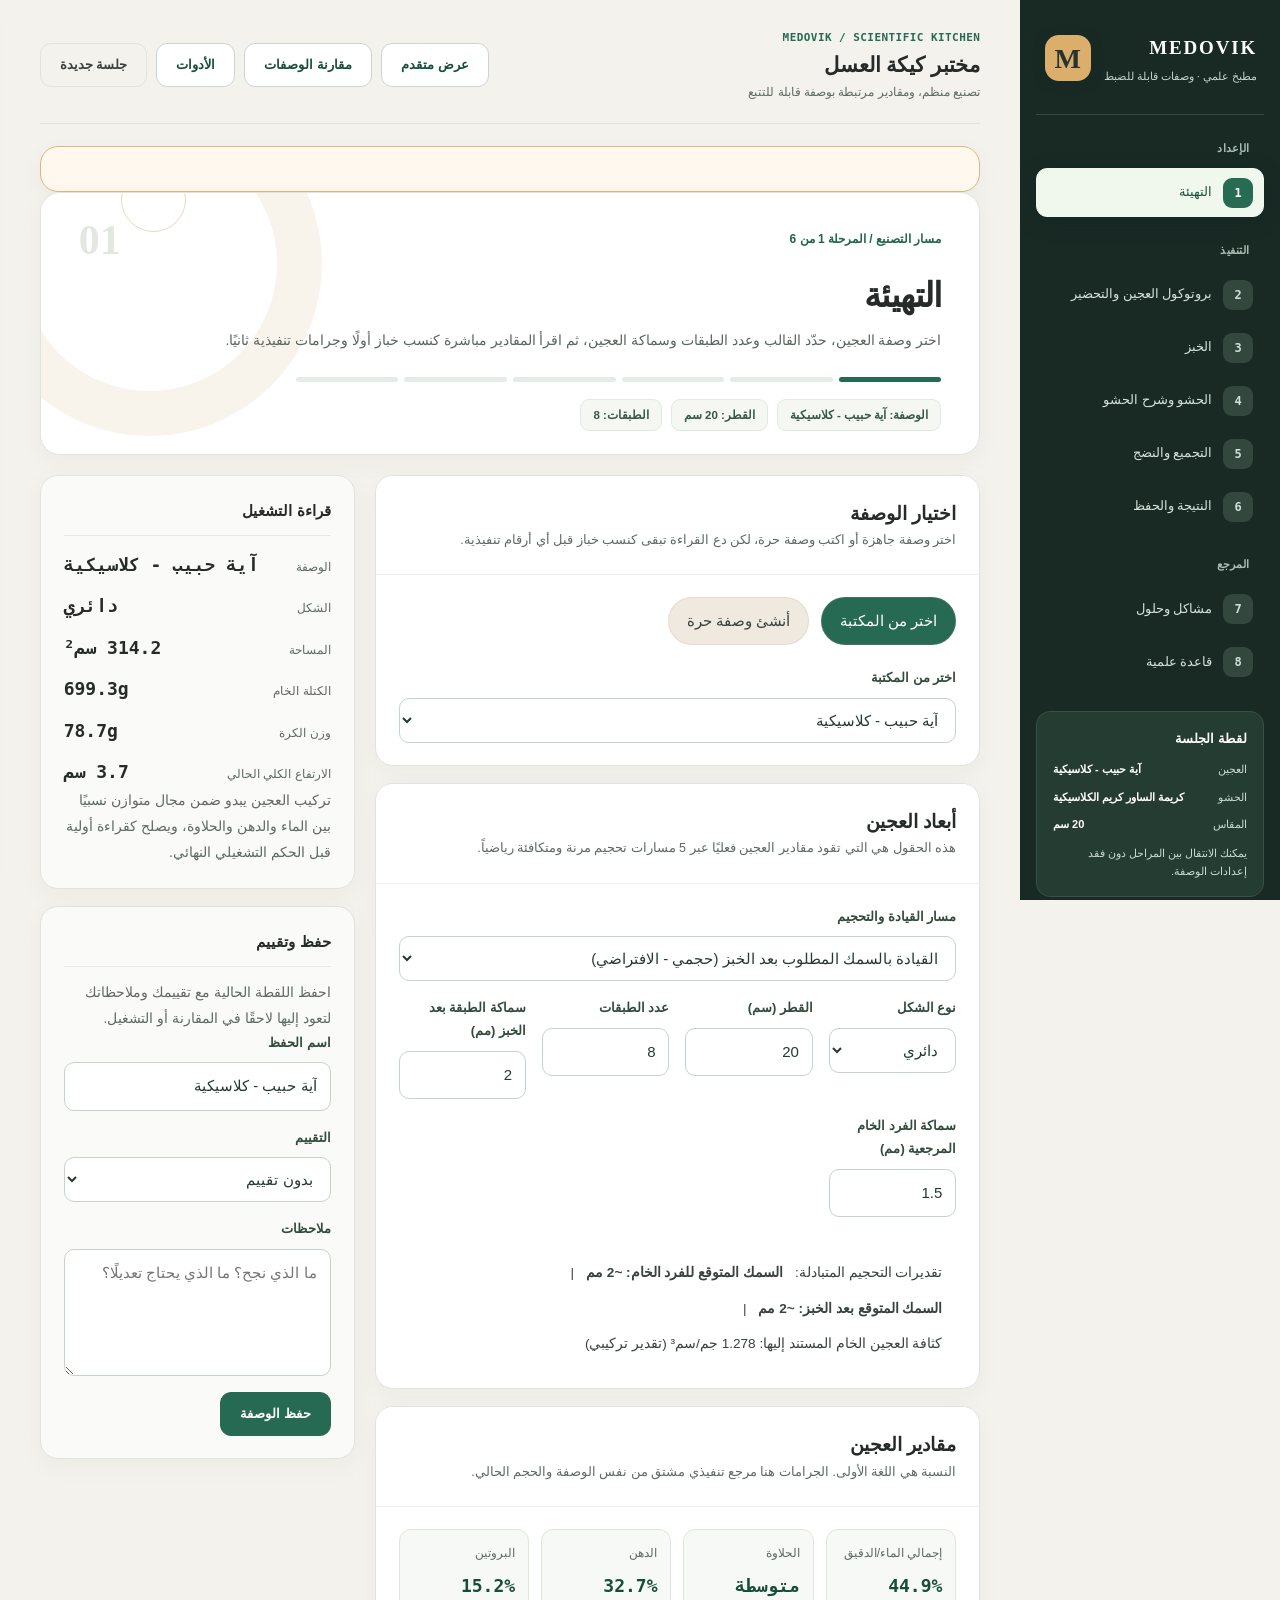
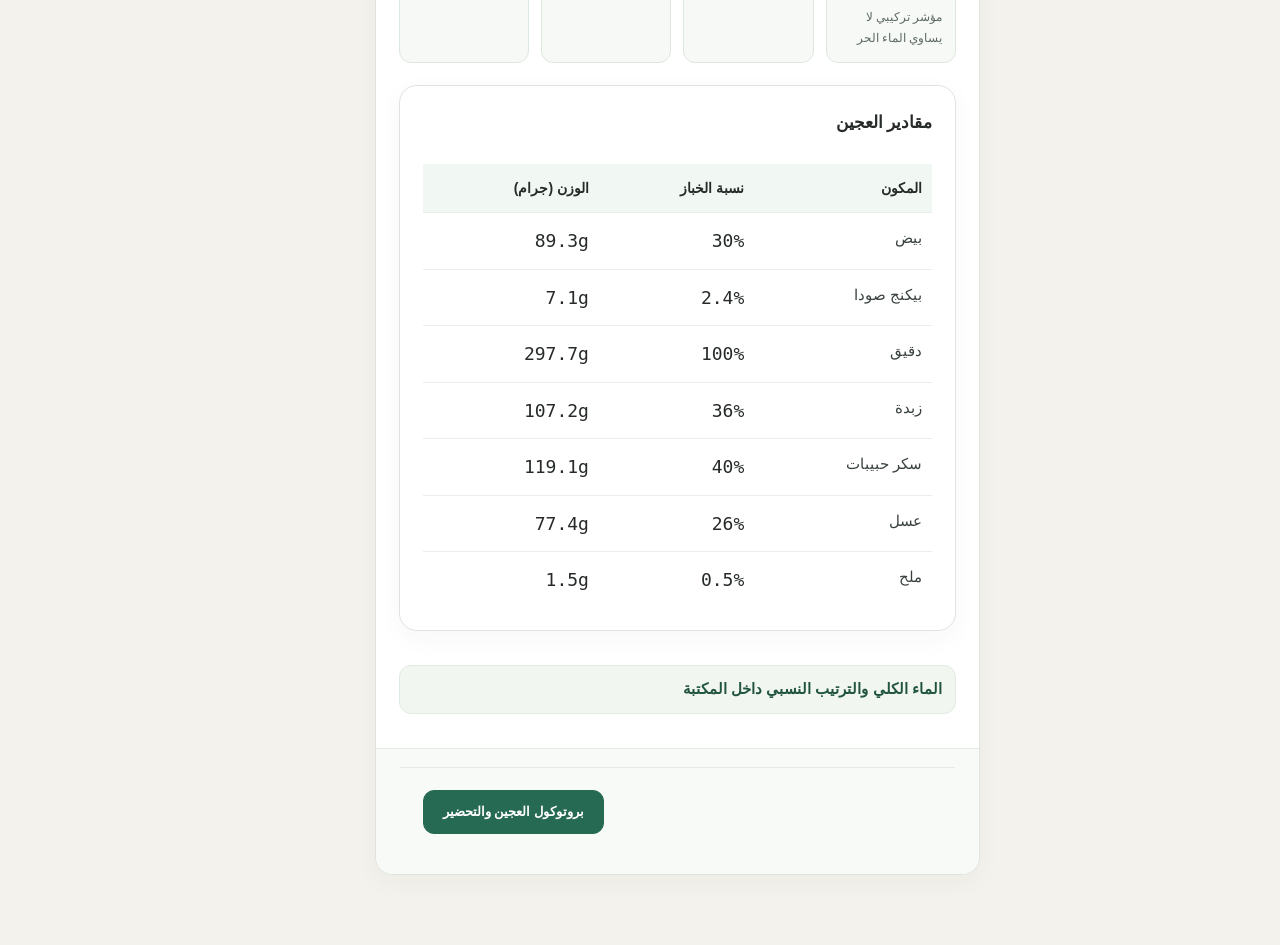
<file: Medovik_Scientific_Kitchen/index.html>
<!DOCTYPE html>
<html lang="ar" dir="rtl">
<head>
  <meta charset="UTF-8">
  <meta name="viewport" content="width=device-width, initial-scale=1.0">
  <title>Medovik Scientific Kitchen — مختبر كيكة العسل الروسي</title>
  <link rel="stylesheet" href="app.css">
  <link rel="stylesheet" href="v6-styles.css">
  <link rel="stylesheet" href="drawer-styles.css">
  <link rel="stylesheet" href="ui-redesign.css">
</head>
<body>
  <div id="app"></div>

  <script src="core/domain-utils.js"></script>
  <script src="core/engineering-constants.js"></script>
  <script src="core/focus-preserve.js"></script>
  <script src="core/numeric-input.js"></script>
  <script src="core/timer-model.js"></script>
  <script src="core/formula.js"></script>
  <script src="core/science-model.js"></script>
  <script src="core/model-evidence.js"></script>
  <script src="core/geometry.js"></script>
  <script src="core/thickness-consistency.js"></script>
  <script src="core/bounded-vectors-solver.js"></script>
  <script src="core/balance.js"></script>
  <script src="core/product.js"></script>
  <script src="core/comparison-model.js"></script>
  <script src="core/moisture-analysis.js"></script>
  <script src="core/aqueous-activity.js"></script>
  <script src="core/cream-reconstitution.js"></script>

  <script src="ingredients/ingredient-references.js"></script>
  <script src="data/ingredients-db.js"></script>
  <script src="core/bench-calibration.js"></script>
  <script src="ingredients/dough-profiles.js"></script>

  <script src="data/filling-rules.js"></script>
  <script src="data/master-fillings-data.js"></script>
  <script src="data/recipes.js"></script>
  <script src="data/filling-catalog.js"></script>
  <script src="data/science-content.js"></script>
  <script src="data/evidence-register.js"></script>
  <script src="data/reference-library.js"></script>
  <script src="data/protocol-schema.js"></script>
  <script src="data/protocol-authority.js"></script>

  <script src="tempering.js"></script>
  <script src="app-calculators.js"></script>

  <script src="runtime/session-store.js"></script>
  <script src="runtime/recipe-lab-store.js"></script>
  <script src="runtime/runbook-compiler.js"></script>
  <script src="runtime/workflow-context.js"></script>
  <script src="runtime/view-prefs.js"></script>

  <script src="app-tools.js"></script>
  <script src="app-v6.js"></script>
</body>
</html>
</file>
<file: Medovik_Scientific_Kitchen/app.css>
:root {
  --bg-canvas: #f5eedf;
  --bg-surface: #fffdf8;
  --bg-soft: #faf4e8;
  --bg-elevated: #f0e4d2;
  --ink-strong: #2d241c;
  --ink-body: #4c3e31;
  --ink-muted: #7a6858;
  --line-soft: #dccdb8;
  --line-strong: #b89d79;
  --accent-primary: #8c4b1f;
  --accent-primary-strong: #6e3713;
  --accent-warm: #a86a3a;
  --accent-honey: #c78a2c;
  --state-success: #2f7a4a;
  --state-warning: #b66a18;
  --state-danger: #a33a2b;
  --state-info: #355c7d;
  --shadow-soft: 0 18px 40px rgba(55, 38, 20, 0.08);
  --shadow-panel: 0 12px 30px rgba(55, 38, 20, 0.06);
  --radius-card: 20px;
  --radius-input: 12px;
  --radius-pill: 999px;
  --sidebar-width: 284px;
  --font-ui: "IBM Plex Sans Arabic", "Noto Sans Arabic", sans-serif;
  --font-heading: "Noto Kufi Arabic", "IBM Plex Sans Arabic", sans-serif;
  --font-mono: "IBM Plex Mono", "Cascadia Mono", monospace;
}

* {
  box-sizing: border-box;
}

html,
body {
  margin: 0;
  min-height: 100%;
  background:
    radial-gradient(circle at top left, rgba(199, 138, 44, 0.08), transparent 26%),
    linear-gradient(180deg, #fbf6ec 0%, var(--bg-canvas) 100%);
  color: var(--ink-body);
  font-family: var(--font-ui);
}

body {
  line-height: 1.75;
}

button,
input,
select,
textarea {
  font: inherit;
}

button {
  cursor: pointer;
}

img,
svg {
  display: block;
  max-width: 100%;
}

table {
  width: 100%;
  border-collapse: collapse;
}

th,
td {
  text-align: right;
}

a {
  color: inherit;
}

#app {
  min-height: 100vh;
}

.app-shell {
  display: grid;
  grid-template-columns: var(--sidebar-width) minmax(0, 1fr);
  min-height: 100vh;
}

.app-main {
  min-width: 0;
  padding: 30px 32px 44px;
}

.workspace-screen {
  display: flex;
  flex-direction: column;
  gap: 24px;
}

.workspace-heading {
  display: flex;
  flex-direction: column;
  gap: 10px;
  padding-inline: 2px;
}

.workspace-kicker,
.topbar-eyebrow,
.sidebar-group-label,
.drawer-kicker {
  font-size: 12px;
  letter-spacing: 0.12em;
  text-transform: uppercase;
  color: var(--ink-muted);
}

.workspace-title,
.section-title,
.topbar-title {
  margin: 0;
  color: var(--ink-strong);
  font-family: var(--font-heading);
  font-size: 30px;
  line-height: 1.4;
}

.workspace-description,
.section-subtitle,
.topbar-subtitle,
.text-muted {
  margin: 0;
  color: var(--ink-muted);
  font-size: 14px;
  line-height: 1.85;
}

.workspace-layout {
  display: grid;
  grid-template-columns: minmax(0, 1.15fr) minmax(290px, 0.85fr);
  gap: 22px;
  align-items: start;
}

.workspace-main,
.workspace-aside {
  display: flex;
  flex-direction: column;
  gap: 20px;
}

.section-card,
.aside-card,
.comparison-card,
.table-card,
.notice-card,
.empty-state,
.tool-science-reference,
.tool-troubleshooting-reference,
.science-reference-block,
.workflow-tools-hub,
.result-card,
.issue-block {
  background: var(--bg-surface);
  border: 1px solid var(--line-soft);
  border-radius: var(--radius-card);
  box-shadow: var(--shadow-panel);
}

.section-card {
  overflow: hidden;
}

.section-card-head,
.section-card-body,
.step-footer,
.aside-card,
.comparison-card,
.table-card,
.notice-card,
.empty-state,
.workflow-tools-hub,
.tool-science-reference,
.tool-troubleshooting-reference,
.science-reference-block {
  padding: 22px 24px;
}

.section-card-head {
  border-bottom: 1px solid var(--line-soft);
}

.section-card-body {
  display: flex;
  flex-direction: column;
  gap: 22px;
}

.section-card-foot {
  padding: 18px 24px;
  border-top: 1px solid var(--line-soft);
  background: rgba(240, 228, 210, 0.34);
}

.step-footer {
  display: flex;
  justify-content: space-between;
  align-items: center;
  border-top: 1px solid var(--line-soft);
  background: rgba(240, 228, 210, 0.38);
}

.topbar {
  display: flex;
  justify-content: space-between;
  gap: 18px;
  align-items: flex-start;
  padding: 4px 0 6px;
}

.topbar-copy {
  display: flex;
  flex-direction: column;
  gap: 8px;
}

.topbar-actions,
.inline-actions,
.mode-toggle,
.sweetness-controls {
  display: flex;
  gap: 12px;
  flex-wrap: wrap;
}

.mobile-rail {
  display: none;
  gap: 10px;
  overflow-x: auto;
  padding-bottom: 6px;
}

.mobile-rail button {
  border: 1px solid var(--line-soft);
  background: rgba(255, 253, 248, 0.92);
  color: var(--ink-body);
  border-radius: var(--radius-pill);
  padding: 10px 14px;
  white-space: nowrap;
}

.mobile-rail button.is-active {
  background: var(--accent-primary);
  border-color: var(--accent-primary);
  color: #fff;
}

.btn {
  border-radius: var(--radius-pill);
  border: 1px solid transparent;
  padding: 12px 22px;
  transition: background-color 160ms ease, border-color 160ms ease, color 160ms ease, transform 160ms ease;
}

.btn:hover,
.mode-pill:hover,
.sidebar-step:hover {
  transform: translateY(-1px);
}

.btn:focus-visible,
.mode-pill:focus-visible,
.sidebar-step:focus-visible,
.form-input:focus-visible,
.form-select:focus-visible,
.form-textarea:focus-visible {
  outline: 3px solid rgba(168, 106, 58, 0.24);
  outline-offset: 2px;
}

.btn-primary {
  background: var(--accent-primary);
  color: #fff;
  border-color: var(--accent-primary);
}

.btn-primary:hover {
  background: var(--accent-primary-strong);
  border-color: var(--accent-primary-strong);
}

.btn-secondary {
  background: var(--bg-surface);
  color: var(--accent-primary);
  border-color: var(--line-strong);
}

.btn-ghost {
  background: transparent;
  color: var(--ink-body);
  border-color: var(--line-soft);
}

.btn-danger {
  background: transparent;
  color: var(--state-danger);
  border-color: rgba(163, 58, 43, 0.32);
}

.mode-pill {
  background: var(--bg-elevated);
  color: var(--ink-body);
  border: 1px solid rgba(184, 157, 121, 0.18);
  border-radius: var(--radius-pill);
  padding: 10px 18px;
}

.mode-pill.is-active {
  background: var(--accent-primary);
  color: #fff;
}

.field-stack {
  display: flex;
  flex-direction: column;
  gap: 8px;
}

.field-wide {
  grid-column: 1 / -1;
}

.field-label {
  color: var(--ink-strong);
  font-size: 14px;
  font-weight: 600;
}

.form-grid {
  display: grid;
  grid-template-columns: repeat(2, minmax(0, 1fr));
  gap: 16px;
}

.dimensions-grid {
  grid-template-columns: repeat(4, minmax(0, 1fr));
}

.form-input,
.form-select,
.form-textarea {
  width: 100%;
  border: 1px solid var(--line-soft);
  border-radius: var(--radius-input);
  background: rgba(255, 255, 255, 0.94);
  color: var(--ink-strong);
  padding: 14px 16px;
}

.form-textarea {
  resize: vertical;
  min-height: 96px;
}

.slider-shell {
  display: flex;
  align-items: center;
  gap: 16px;
}

.range-slider {
  flex: 1;
  min-width: 0;
  accent-color: var(--accent-primary);
  padding: 0;
}

.slider-value {
  min-width: 72px;
  color: var(--accent-primary-strong);
  font-family: var(--font-mono);
  font-size: 18px;
  text-align: left;
}

.compact-select,
.compact-input {
  min-width: 0;
}

.metric-grid {
  display: grid;
  grid-template-columns: repeat(4, minmax(0, 1fr));
  gap: 12px;
}

.metric-card,
.protocol-meta-card,
.result-card {
  background: var(--bg-soft);
  border: 1px solid rgba(184, 157, 121, 0.32);
  border-radius: 16px;
  padding: 16px;
}

.metric-card {
  display: flex;
  flex-direction: column;
  gap: 6px;
}

.metric-label,
.protocol-meta-label,
.summary-label {
  font-size: 13px;
  color: var(--ink-muted);
}

.metric-value,
.protocol-meta-value,
.summary-value,
.result-value,
.num-cell {
  color: var(--ink-strong);
  font-family: var(--font-mono);
  font-size: 18px;
}

.metric-hint {
  color: var(--ink-muted);
  font-size: 12px;
}

.summary-list {
  display: flex;
  flex-direction: column;
  gap: 10px;
}

.summary-row {
  display: flex;
  justify-content: space-between;
  gap: 12px;
  align-items: baseline;
}

.aside-title,
.card-title,
.table-title {
  margin: 0 0 14px;
  color: var(--ink-strong);
  font-family: var(--font-heading);
  font-size: 18px;
}

.is-sticky {
  position: sticky;
  top: 24px;
}

.worksheet-table th,
.worksheet-table td {
  padding: 14px 12px;
  border-bottom: 1px solid var(--line-soft);
  vertical-align: top;
}

.worksheet-table thead th {
  color: var(--ink-strong);
  font-size: 14px;
  background: rgba(240, 228, 210, 0.4);
}

.worksheet-table tbody tr:last-child td {
  border-bottom: none;
}

.protocol-stack {
  display: flex;
  flex-direction: column;
  gap: 22px;
}

.protocol-block {
  border: none;
  border-inline-start: 3px solid rgba(140, 75, 31, 0.24);
  border-radius: 0;
  background: transparent;
  box-shadow: none;
  padding: 6px 0 6px 18px;
  display: flex;
  flex-direction: column;
  gap: 16px;
}

.protocol-block.is-complete {
  border-inline-start-color: rgba(47, 122, 74, 0.46);
  background: rgba(47, 122, 74, 0.03);
}

.protocol-block-head {
  display: grid;
  grid-template-columns: auto 1fr auto;
  gap: 16px;
  align-items: start;
  padding-bottom: 12px;
  border-bottom: 1px solid rgba(184, 157, 121, 0.24);
}

.protocol-index {
  min-width: 28px;
  height: 28px;
  border-radius: 10px;
  display: inline-flex;
  align-items: center;
  justify-content: center;
  background: rgba(140, 75, 31, 0.08);
  color: var(--accent-primary);
  font-family: var(--font-body);
  font-size: 14px;
  font-weight: 700;
}

.protocol-copy {
  display: flex;
  flex-direction: column;
  gap: 6px;
}

.protocol-title,
.protocol-purpose {
  margin: 0;
}

.protocol-title {
  font-size: 17px;
  color: var(--ink-strong);
  line-height: 1.8;
}

.protocol-purpose {
  margin-top: 6px;
  color: var(--ink-muted);
  font-size: 14px;
  line-height: 1.8;
}

.protocol-check {
  display: inline-flex;
  align-items: center;
  gap: 8px;
  color: var(--ink-body);
}

.protocol-facts {
  display: flex;
  flex-direction: column;
  gap: 8px;
}

.protocol-fact-row {
  display: grid;
  grid-template-columns: minmax(120px, 170px) 1fr auto;
  gap: 12px;
  align-items: baseline;
  padding: 10px 0;
  border-bottom: 1px solid rgba(184, 157, 121, 0.16);
}

.protocol-fact-row:last-child {
  border-bottom: none;
}

.protocol-fact-label {
  font-weight: 600;
  color: var(--ink-body);
}

.protocol-fact-value {
  font-size: 15px;
  line-height: 1.8;
  color: var(--ink-strong);
}

.protocol-note-block {
  display: flex;
  flex-direction: column;
  gap: 8px;
  padding-inline-start: 14px;
  border-inline-start: 2px solid rgba(140, 75, 31, 0.18);
}

.protocol-note-title {
  margin: 0;
  font-size: 15px;
  color: var(--ink-strong);
}

.protocol-note-block p {
  margin: 0;
  line-height: 1.8;
}

.protocol-signal-row {
  display: flex;
  flex-direction: column;
  gap: 4px;
}

.protocol-signal-row + .protocol-signal-row {
  margin-top: 10px;
}

.protocol-foot,
.chip-row {
  display: flex;
  gap: 8px;
  flex-wrap: wrap;
}

.protocol-foot {
  padding-top: 8px;
  border-top: 1px dashed rgba(184, 157, 121, 0.28);
}

.chip {
  display: inline-flex;
  align-items: center;
  gap: 6px;
  border-radius: 999px;
  padding: 5px 10px;
  font-size: 12px;
  border: 1px solid transparent;
}

.chip-neutral {
  background: rgba(76, 62, 49, 0.08);
  color: var(--ink-body);
}

.chip-warning {
  background: rgba(182, 106, 24, 0.12);
  color: var(--state-warning);
}

.chip-accent {
  background: rgba(140, 75, 31, 0.12);
  color: var(--accent-primary);
}

.chip-success {
  background: rgba(47, 122, 74, 0.12);
  color: var(--state-success);
}

.chip-danger {
  background: rgba(160, 54, 47, 0.12);
  color: #a0362f;
}

.chip-info {
  background: rgba(35, 92, 134, 0.12);
  color: #235c86;
}

.notice-card strong,
.empty-state h3,
.empty-state h4 {
  display: block;
  margin-bottom: 8px;
  color: var(--ink-strong);
}

.empty-state p,
.notice-card p {
  margin: 0;
}

.compare-picker {
  display: grid;
  grid-template-columns: repeat(2, minmax(0, 1fr));
  gap: 12px;
}

.compare-checkbox {
  display: flex;
  gap: 10px;
  align-items: center;
  padding: 12px 14px;
  border: 1px solid var(--line-soft);
  border-radius: 14px;
  background: #fff;
}

.comparison-results {
  display: flex;
  flex-direction: column;
  gap: 16px;
}

.comparison-head {
  display: flex;
  flex-direction: column;
  gap: 6px;
  margin-bottom: 16px;
}

.bullet-list,
.solutions-list {
  margin: 0;
  padding-right: 18px;
}

.issue-row {
  display: flex;
  flex-direction: column;
  gap: 4px;
}

.issue-row + .issue-row {
  margin-top: 12px;
}

.issue-row p {
  margin: 6px 0 0;
  line-height: 1.7;
}

.editor-shell,
.comparison-card,
.save-form {
  display: flex;
  flex-direction: column;
  gap: 16px;
}

.editor-table td,
.editor-table th {
  padding: 10px 8px;
}

.tool-host > *:first-child {
  margin-top: 0;
}

.result-grid,
.issues-grid {
  display: grid;
  grid-template-columns: repeat(2, minmax(0, 1fr));
  gap: 12px;
}

.issue-block {
  padding: 16px;
}

.issue-block h4,
.issue-block p {
  margin: 0 0 8px;
}

.science-reference-block,
.tool-science-reference,
.tool-troubleshooting-reference,
.workflow-tools-hub {
  display: flex;
  flex-direction: column;
  gap: 16px;
}

.tools-grid {
  display: grid;
  grid-template-columns: 1fr;
  gap: 12px;
}

.tool-card {
  display: grid;
  grid-template-columns: auto minmax(0, 1fr) auto;
  gap: 14px;
  align-items: center;
  padding: 14px 18px;
  border-radius: 14px;
  border: 1px solid var(--line-soft);
  background: rgba(255, 252, 246, 0.88);
}

.tool-card:hover {
  border-color: rgba(140, 75, 31, 0.28);
  background: rgba(255, 252, 246, 1);
}

.tool-card-mark {
  width: 40px;
  height: 40px;
  flex-shrink: 0;
  border-radius: 12px;
  display: inline-flex;
  align-items: center;
  justify-content: center;
  background: rgba(140, 75, 31, 0.08);
  border: 1px solid rgba(140, 75, 31, 0.14);
  color: var(--accent-primary-strong);
  font-family: var(--font-heading);
  font-size: 14px;
  font-weight: 700;
}

.tool-card-copy {
  display: flex;
  flex-direction: column;
  gap: 4px;
  min-width: 0;
}

.tool-card-copy h4 {
  margin: 0;
  color: var(--ink-strong);
  font-size: 15px;
  font-weight: 700;
}

.tool-card-copy p {
  margin: 0;
  color: var(--ink-muted);
  font-size: 13px;
  line-height: 1.5;
  word-break: normal;
}

.tool-card .btn {
  flex-shrink: 0;
  white-space: nowrap;
}

.comparison-tool-stack {
  display: flex;
  flex-direction: column;
  gap: 16px;
}

.reference-browser {
  display: grid;
  grid-template-columns: minmax(250px, 290px) minmax(0, 1fr);
  gap: 18px;
  align-items: start;
}

.reference-tree {
  display: flex;
  flex-direction: column;
  gap: 16px;
}

.reference-tree-block {
  padding: 16px;
  border: 1px solid var(--line-soft);
  border-radius: 18px;
  background: rgba(255, 252, 246, 0.78);
}

.reference-tree-block h4,
.reference-category h5 {
  margin: 0 0 10px;
}

.reference-tree-list,
.reference-topic-buttons,
.reference-recommendations,
.reference-related-links {
  display: flex;
  flex-direction: column;
  gap: 10px;
}

.reference-topic-button,
.reference-recommendation,
.reference-related-link {
  width: 100%;
  text-align: right;
  padding: 11px 14px;
  border-radius: 14px;
  border: 1px solid var(--line-soft);
  background: #fff;
  color: var(--ink-strong);
  cursor: pointer;
  font: inherit;
}

.reference-topic-button.is-active,
.reference-recommendation:hover,
.reference-related-link:hover {
  border-color: rgba(140, 75, 31, 0.36);
  background: rgba(140, 75, 31, 0.08);
}

.reference-content {
  display: flex;
  flex-direction: column;
  gap: 16px;
}

.reference-article {
  display: flex;
  flex-direction: column;
  gap: 16px;
}

.save-form .btn {
  align-self: flex-start;
}

@media (max-width: 1180px) {
  .workspace-layout {
    grid-template-columns: 1fr;
  }

  .workspace-aside {
    order: -1;
  }

  .is-sticky {
    position: static;
  }

  .metric-grid,
  .compare-picker,
  .dimensions-grid {
    grid-template-columns: repeat(2, minmax(0, 1fr));
  }

  .reference-browser {
    grid-template-columns: 1fr;
  }
}

@media (max-width: 960px) {
  .app-shell {
    grid-template-columns: 1fr;
  }

  .app-main {
    padding: 18px 16px 32px;
  }

  .topbar {
    flex-direction: column;
  }

  .mobile-rail {
    display: flex;
  }
}

@media (max-width: 640px) {
  .metric-grid,
  .protocol-meta-grid,
  .compare-picker,
  .form-grid,
  .dimensions-grid,
  .result-grid,
  .issues-grid,
  .tools-grid {
    grid-template-columns: 1fr;
  }

  .section-card-head,
  .section-card-body,
  .section-card-foot,
  .step-footer,
  .aside-card,
  .comparison-card,
  .table-card,
  .notice-card,
  .empty-state,
  .workflow-tools-hub,
  .tool-science-reference,
  .tool-troubleshooting-reference,
  .science-reference-block {
    padding: 16px;
  }

  .workspace-title,
  .section-title,
  .topbar-title {
    font-size: 24px;
  }
}

.form-status {
  margin: .65rem 0 0;
  padding: .65rem .8rem;
  border-radius: .75rem;
  font-size: .92rem;
}
.form-status.is-success { background: #edf8f0; color: #235b33; }
.form-status.is-error { background: #fff0f0; color: #8a2424; }

.app-notice {
  margin: 12px 24px 0;
  display: flex;
  align-items: center;
  justify-content: space-between;
  gap: 12px;
  box-shadow: 0 8px 24px rgba(34, 31, 28, .08);
}
.app-notice[hidden],
.app-notice.is-empty { display: none; }
.app-notice-close {
  border: 0;
  background: transparent;
  color: inherit;
  font: inherit;
  font-size: 1.3rem;
  line-height: 1;
  cursor: pointer;
  padding: .1rem .35rem;
}
@media (max-width: 760px) {
  .app-notice { margin: 10px 14px 0; }
}
</file>
<file: Medovik_Scientific_Kitchen/v6-styles.css>
.sidebar-shell {
  background: linear-gradient(180deg, rgba(255, 253, 248, 0.96), rgba(240, 228, 210, 0.86));
  border-left: 1px solid var(--line-soft);
  padding: 24px 18px 20px;
  display: flex;
  flex-direction: column;
  gap: 20px;
  min-height: 100vh;
  position: sticky;
  top: 0;
  box-shadow: inset 1px 0 0 rgba(255, 255, 255, 0.5);
}

.brand-block {
  display: flex;
  align-items: center;
  justify-content: space-between;
  gap: 12px;
  padding-bottom: 18px;
  border-bottom: 1px solid var(--line-soft);
}

.brand-text {
  display: flex;
  flex-direction: column;
  gap: 4px;
}

.brand-text strong {
  color: var(--ink-strong);
  font-family: var(--font-heading);
  font-size: 18px;
}

.brand-text span {
  color: var(--ink-muted);
  font-size: 13px;
}

.brand-mark {
  width: 40px;
  height: 40px;
  border-radius: 14px;
  background: var(--accent-primary);
  color: #fff;
  display: inline-flex;
  align-items: center;
  justify-content: center;
  font-family: var(--font-heading);
  font-weight: 700;
}

.sidebar-group {
  display: flex;
  flex-direction: column;
  gap: 10px;
}

.sidebar-step {
  width: 100%;
  border: 1px solid rgba(255, 255, 255, 0);
  background: transparent;
  color: var(--ink-body);
  border-radius: 16px;
  padding: 12px 14px;
  display: flex;
  align-items: center;
  justify-content: space-between;
  gap: 12px;
  text-align: right;
}

.sidebar-step.is-active {
  background: rgba(140, 75, 31, 0.1);
  border-color: rgba(140, 75, 31, 0.28);
  color: var(--accent-primary-strong);
}

.sidebar-step-number {
  width: 30px;
  height: 30px;
  border-radius: 999px;
  flex: 0 0 30px;
  display: inline-flex;
  align-items: center;
  justify-content: center;
  background: rgba(184, 157, 121, 0.22);
  color: var(--ink-body);
  font-family: var(--font-mono);
  font-size: 13px;
}

.sidebar-step.is-active .sidebar-step-number {
  background: var(--accent-primary);
  color: #fff;
}

.sidebar-step-label {
  flex: 1;
  font-size: 15px;
  font-weight: 600;
}

.table-card {
  display: flex;
  flex-direction: column;
  gap: 12px;
}

.comparison-card + .comparison-card {
  margin-top: 4px;
}

.sidebar-note {
  margin-top: auto;
  padding: 16px;
  border-radius: 18px;
  background: rgba(255, 253, 248, 0.72);
  border: 1px solid var(--line-soft);
  display: flex;
  flex-direction: column;
  gap: 10px;
}

.sidebar-note strong {
  display: block;
  color: var(--ink-strong);
  font-size: 15px;
}

.sidebar-note p {
  margin: 0;
  color: var(--ink-muted);
  font-size: 13px;
  line-height: 1.8;
}

.sidebar-note .summary-list {
  gap: 8px;
}

.sidebar-note .summary-row {
  gap: 8px;
}

@media (max-width: 960px) {
  .sidebar-shell {
    display: none;
  }
}
/* Guided cooking: high-priority instruction at top; all details remain accessible. */
.cook-brief{border:1px solid var(--line-strong);border-radius:var(--radius-card);background:var(--bg-surface);padding:1rem 1.25rem;margin:0 0 1.1rem;box-shadow:var(--shadow-panel)}
.cook-brief-eyebrow{font-size:.82rem;color:var(--accent-primary);font-weight:700}
.cook-brief-title{font-size:clamp(1rem,2vw,1.25rem);line-height:1.65;margin:.3rem 0 .45rem}
.cook-brief-facts,.cook-brief-gate,.cook-brief-warning{margin:.32rem 0;font-size:.92rem}
.cook-brief-warning{border-inline-start:3px solid var(--state-warning);padding-inline-start:.7rem;color:var(--ink-muted)}
.optional-explanation{margin-block:.75rem}
.optional-explanation>summary{cursor:pointer;font-weight:700;padding:.65rem .85rem;background:var(--bg-soft);border-radius:12px}
.optional-explanation[open]>summary{margin-bottom:.65rem}
@media(max-width:640px){.cook-brief{padding:.8rem}.cook-brief-title{font-size:1rem}}

/* Keep the active cooking instruction fully legible; hide no safety detail. */
.protocol-step-fold {border:1px solid var(--line-soft);border-radius:12px;margin-block:.45rem;background:var(--bg-surface)}
.protocol-step-fold>summary {cursor:pointer;padding:.75rem 1rem;font-weight:600;line-height:1.6}
.protocol-step-fold[open]>.protocol-block {margin:0;border:0;box-shadow:none}
.protocol-step-active {outline:2px solid var(--accent-primary);outline-offset:2px}
</file>
<file: Medovik_Scientific_Kitchen/drawer-styles.css>
.drawer-shell {
  pointer-events: none;
}

.drawer-overlay {
  position: fixed;
  inset: 0;
  border: none;
  background: rgba(45, 36, 28, 0.28);
  opacity: 0;
  visibility: hidden;
  transition: opacity 200ms ease, visibility 200ms ease;
  pointer-events: none;
  z-index: 40;
}

.drawer-overlay.is-open {
  opacity: 1;
  visibility: visible;
  pointer-events: auto;
}

.drawer-panel {
  position: fixed;
  top: 0;
  left: 0;
  width: min(540px, calc(100vw - 24px));
  height: 100vh;
  background: var(--bg-surface);
  border-right: 1px solid var(--line-soft);
  box-shadow: 14px 0 32px rgba(45, 36, 28, 0.16);
  transform: translateX(-110%);
  transition: transform 220ms ease;
  z-index: 50;
  display: flex;
  flex-direction: column;
  pointer-events: auto;
}

.drawer-panel.is-open {
  transform: translateX(0);
}

.drawer-head {
  display: flex;
  justify-content: space-between;
  gap: 12px;
  align-items: flex-start;
  padding: 18px 20px;
  border-bottom: 1px solid var(--line-soft);
}

.drawer-title {
  margin: 4px 0 0;
  color: var(--ink-strong);
  font-family: var(--font-heading);
  font-size: 18px;
}

.drawer-body {
  flex: 1;
  overflow: auto;
  padding: 20px;
}

@media (max-width: 640px) {
  .drawer-panel {
    width: 100vw;
  }
}
</file>
<file: Medovik_Scientific_Kitchen/ui-redesign.css>
/* Medovik Scientific Kitchen — UI/UX Pro Max applied rules
   A visual/workflow layer only. All scientific engines and saved data remain unchanged.
   Design: editorial pâtisserie × precise workbench; RTL; offline system fonts. */
:root {
  --bg-canvas: #f4f2ec;
  --bg-surface: #ffffff;
  --bg-soft: #f8f6f1;
  --bg-elevated: #efe9df;
  --ink-strong: #262b29;
  --ink-body: #39423e;
  --ink-muted: #5e6a64;
  --line-soft: #e0e4de;
  --line-strong: #acb9af;
  --accent-primary: #276a53;
  --accent-primary-strong: #174d3b;
  --accent-warm: #8b5c33;
  --accent-honey: #b6792a;
  --state-success: #24674d;
  --state-warning: #8d5417;
  --state-danger: #9b3734;
  --state-info: #316179;
  --sidebar-width: 260px;
  --radius-card: 18px;
  --radius-input: 11px;
  --font-ui: 'Noto Sans Arabic','Segoe UI',sans-serif;
  --font-heading: 'Noto Kufi Arabic','Noto Sans Arabic',sans-serif;
  --font-mono: 'DejaVu Sans Mono',monospace;
  --shadow-panel: 0 7px 26px rgba(28,43,35,.038);
  --shadow-soft: 0 14px 38px rgba(28,43,35,.07);
  --focus-ring: #e5a64b;
}
html{scroll-behavior:auto}
body{background:var(--bg-canvas);color:var(--ink-body);font-size:15px;line-height:1.75;-webkit-font-smoothing:antialiased}
button,input,select,textarea{font-family:var(--font-ui)}
button{touch-action:manipulation}
button:active{filter:brightness(.96)}
:where(button,input,select,textarea,a,summary):focus-visible{outline:3px solid var(--focus-ring)!important;outline-offset:3px!important}
.skip-link{position:fixed;top:-90px;right:16px;z-index:1500;background:#fff;color:#194f3d;padding:12px 18px;border:2px solid #194f3d;border-radius:12px;font-weight:700}
.skip-link:focus{top:12px}
.app-shell{background:var(--bg-canvas);grid-template-columns:var(--sidebar-width) minmax(0,1fr)}
.app-main{width:100%;max-width:1680px;margin-inline:auto;padding:25px clamp(18px,3.1vw,52px) 70px;min-width:0}
.sidebar-shell{min-height:100dvh;height:100dvh;overflow-y:auto;position:sticky;top:0;padding:31px 16px 23px;gap:24px;border-left:0;background:#192a25;color:#e5efea;box-shadow:none;scrollbar-color:#4d6a5f transparent}
.brand-block{padding:0 7px 28px;border-bottom:1px solid #334b41;justify-content:flex-start;gap:13px}
.brand-mark{width:46px;height:46px;border-radius:14px;background:#dcae6b;color:#26342d;font-family:Georgia,serif;font-size:28px;font-weight:700;box-shadow:0 2px 15px #111f191a}
.brand-text strong{color:#fff;font-size:19px;letter-spacing:.095em;font-family:Georgia,serif}
.brand-text span{font-size:11px;color:#c4d4cd;line-height:1.6}
.sidebar-group{gap:4px}
.sidebar-group-label{font-size:11px;letter-spacing:.02em;color:#aabfb4;padding:0 15px 6px;font-weight:700}
.sidebar-step{min-height:49px;border:1px solid transparent;border-radius:11px;padding:8px 10px;color:#d4e2da;text-align:right;gap:11px;transition:background-color .16s,color .16s,border-color .16s}
.sidebar-step-label{font-size:12.5px;font-weight:500;line-height:1.5}
.sidebar-step-number{width:30px;height:30px;flex-basis:30px;border-radius:9px;background:#34473f;color:#d0ded4;font:600 12px/30px var(--font-mono)}
.sidebar-step:hover{transform:none;background:#2b463b;border-color:#3a5b4a;color:white}
.sidebar-step.is-active{background:#f0f7ed;color:#1c513e;border-color:#f0f7ed;box-shadow:0 4px 20px #0d211d44}
.sidebar-step.is-active .sidebar-step-number{background:#286b53;color:white}
.sidebar-note{border:1px solid #385146;border-radius:14px;padding:16px;margin-top:auto;background:#243c32;color:#edf6ef;gap:10px}
.sidebar-note strong{color:#fff;font-size:13px}
.sidebar-note p,.sidebar-note .summary-label{color:#cad9d1;font-size:11px;line-height:1.65}
.sidebar-note .summary-value{color:#fff;font-size:11px;text-align:left;overflow-wrap:anywhere;font-family:var(--font-ui)}
.topbar{align-items:center;padding:3px 0 20px;border-bottom:1px solid var(--line-soft);margin-bottom:22px;gap:22px}
.topbar-copy{gap:2px;min-width:0}
.topbar-eyebrow{font:700 11px/1.8 'DejaVu Sans Mono',monospace;letter-spacing:.04em;color:var(--accent-primary)}
.topbar-title{font-size:21px;line-height:1.45;font-weight:750}
.topbar-subtitle{font-size:12px;line-height:1.7;color:var(--ink-muted)}
.topbar-actions{gap:9px;justify-content:flex-end;flex-shrink:0}
.btn{min-height:44px;padding:10px 19px;border-radius:11px;font-weight:700;font-size:13px;box-shadow:none;line-height:1.6}
.btn:hover{transform:none}
.btn-primary{background:var(--accent-primary);border-color:var(--accent-primary);color:#fff}
.btn-primary:hover{background:var(--accent-primary-strong)}
.btn-secondary{background:white;border:1px solid #cbd7ce;color:var(--accent-primary-strong)}
.btn-ghost{background:transparent;border-color:var(--line-soft);color:var(--ink-body)}
.workspace-screen{gap:20px}
.workflow-hero{position:relative;overflow:hidden;isolation:isolate;padding:26px clamp(20px,3vw,38px) 23px;background:#fff;border:1px solid var(--line-soft);border-radius:20px;box-shadow:var(--shadow-panel)}
.workflow-hero:before{content:'';position:absolute;left:-64px;top:-102px;width:255px;height:255px;border:45px solid #f6efe4;border-radius:50%;z-index:-1;opacity:.7}
.workflow-hero:after{content:'';position:absolute;left:80px;top:-26px;width:63px;height:63px;border:1px solid #e8d8bd;border-radius:50%;z-index:-1}
.workflow-hero-top{display:flex;align-items:center;justify-content:space-between;gap:20px;margin-bottom:9px}
.workflow-phase-label{color:#20654e;font-weight:800;font-size:12px}
.workflow-step-id{color:#e2e7df;font-family:Georgia,serif;font-size:42px;font-weight:700;line-height:1;direction:ltr}
.workspace-heading{gap:7px;max-width:850px;padding-inline:0}
.workspace-title{font-size:clamp(23px,3vw,34px);line-height:1.5;font-weight:800;letter-spacing:-.025em}
.workspace-description{font-size:14px;max-width:800px;line-height:1.85;color:#59665e}
.journey-progress{display:grid;grid-template-columns:repeat(8,minmax(0,1fr));gap:6px;margin-top:23px;direction:rtl}
.journey-segment{height:5px;border-radius:10px;background:#e5ece7}
.journey-segment.is-reached{background:#a6c7b8}
.journey-segment.is-current{background:var(--accent-primary)}
.workflow-context-chips{display:flex;gap:9px;flex-wrap:wrap;margin-top:17px}
.workflow-context-chip{background:#f5f7f3;color:#38584b;border:1px solid #e1e9e1;border-radius:9px;padding:5px 12px;font-size:11.5px;font-weight:600;max-width:100%;overflow-wrap:anywhere}
.workspace-layout{grid-template-columns:minmax(0,1.5fr) minmax(280px,.78fr);gap:20px}
.workspace-main,.workspace-aside{gap:17px;min-width:0}
.section-card,.aside-card,.comparison-card,.table-card,.notice-card,.empty-state,.tool-science-reference,.tool-troubleshooting-reference,.science-reference-block,.workflow-tools-hub,.result-card,.issue-block{box-shadow:var(--shadow-panel);border:1px solid var(--line-soft);border-radius:var(--radius-card);background:white}
.section-card-head,.section-card-body,.step-footer,.aside-card,.comparison-card,.table-card,.notice-card,.empty-state,.workflow-tools-hub,.tool-science-reference,.tool-troubleshooting-reference,.science-reference-block{padding:22px 23px}
.section-card-head{background:#fff;border-bottom:1px solid #edf0eb}
.section-card-foot,.step-footer{background:#f8faf7;border-top-color:#e4ebe5}
.section-title{font-size:19px;line-height:1.65}
.section-subtitle{font-size:12.5px;max-width:72ch;color:var(--ink-muted)}
.aside-card{background:#fafbf8}
.aside-title{font-size:15px;border-bottom:1px solid #e3ebe4;padding-bottom:11px;margin-bottom:13px}
.card-title,.table-title{font-size:17px}
.form-input,.form-select,.form-textarea{background:white;border:1px solid #c5d3c9;min-height:45px;padding:10px 13px;border-radius:10px;color:#263a31}
.form-input:hover,.form-select:hover,.form-textarea:hover{border-color:#789b88}
.field-label{font-size:13px;color:#314b3c}
.metric-card,.protocol-meta-card,.result-card{background:#f7f9f6;border:1px solid #dce8dd;border-radius:12px;padding:13px}
.metric-value,.summary-value,.result-value,.num-cell{font-variant-numeric:tabular-nums}
.metric-value{font-size:18px;color:#174d3b}
.metric-label,.summary-label{font-size:12px}
.protocol-stack{gap:13px}
.protocol-block{border-inline-start-color:#a5c9b5;gap:12px}
.protocol-index{background:#eaf2e8;color:#22654d}
.protocol-title{font-size:16px;line-height:1.7}
.protocol-step-fold{border:1px solid #dbe6dc;background:#fff;border-radius:13px;overflow:hidden}
.protocol-step-fold>summary{min-height:48px;padding:13px 16px;background:#f6faf5;color:#2d533f;line-height:1.8}
.protocol-step-fold[open]>summary{border-bottom:1px solid #dbe6dc}
.protocol-step-active{outline:2px solid #387d60;outline-offset:1px}
.cook-brief{background:#f0f7f1;border:1px solid #adcdb6;border-inline-start:5px solid #267251;box-shadow:none;padding:18px 21px;border-radius:15px}
.cook-brief-eyebrow{font-size:12px;color:#205a42}
.cook-brief-title{font-size:clamp(16px,2vw,21px);color:#173e2d;line-height:1.7}
.cook-brief-warning{color:#665d4e;border-inline-start-color:#c79d54;font-size:12px}
.optional-explanation>summary{background:#f2f6f1;border:1px solid #dfebe1;color:#225540;min-height:44px;display:flex;align-items:center}
.step-footer{border-radius:0 0 16px 16px;gap:10px}
.step-footer .btn{min-width:100px}
.worksheet-table th,.worksheet-table td{padding:12px 10px;border-bottom:1px solid #e8efe8}
.worksheet-table thead th{background:#f1f7f2}
.workflow-tools-hub{box-shadow:none!important;border:none!important;background:transparent!important;padding:0!important}
.tool-card{border:1px solid #e1e9df;background:#fcfdfa;border-radius:12px;cursor:pointer}
.tool-card-copy{min-width:0;flex:1}
.tool-card button{flex-shrink:0;white-space:nowrap}
.tool-card:hover{background:#f5faf5;border-color:#a3c9ad}
.tool-card-mark{border-color:#e0eadf;background:#edf4ea;color:#29614b}
.drawer-overlay.is-open{background:rgba(15,27,21,.62)}
.drawer-panel{background:#f8faf7;border-right-color:#dce8dc;box-shadow:0 0 50px #10271c40}
.drawer-head{background:white;border-bottom-color:#dde5dd;padding:20px}
.drawer-title{font-size:19px}
.drawer-body{padding:20px}
.app-notice{background:white;border:1px solid #dbe6db;border-radius:12px}
.journey-dock{display:none}
.mobile-rail{display:none;overflow:visible}

@media(max-width:1180px){
  .workspace-layout{grid-template-columns:minmax(0,1fr) minmax(240px,.72fr)}
  .workspace-aside{order:initial}
  .metric-grid,.compare-picker,.dimensions-grid{grid-template-columns:repeat(2,minmax(0,1fr))}
}
@media(max-width:960px){
  .app-shell{grid-template-columns:minmax(0,1fr)}
  .sidebar-shell{display:none}
  .app-main{padding:17px clamp(14px,3.5vw,30px) 105px}
  .topbar{flex-wrap:wrap;margin-bottom:12px;padding-bottom:15px}
  .topbar-actions{flex-wrap:wrap;justify-content:flex-start}
  .topbar-title{font-size:19px}
  .topbar-subtitle{display:none}
  .mobile-rail{display:grid;grid-template-columns:repeat(8,minmax(0,1fr));gap:6px;margin:0 0 17px;padding:0;overflow:visible}
  .mobile-stage{min-height:59px;border-radius:11px;border:1px solid #d8e3d8;background:#fff;color:#385549;display:flex;flex-direction:column;align-items:center;justify-content:center;padding:5px 3px;gap:2px;min-width:0;white-space:normal;box-shadow:none}
  .mobile-stage-number{font:700 10px/1.4 'DejaVu Sans Mono',monospace;opacity:.65}
  .mobile-stage-label{font-size:11px;font-weight:750;line-height:1.5;overflow-wrap:anywhere}
  .mobile-stage.is-active{background:#255c47;border-color:#255c47;color:#fff;box-shadow:0 3px 11px #173a2c26}
  .mobile-stage.is-active .mobile-stage-number{opacity:1}
  .workflow-hero{padding:20px}
  .workspace-layout{grid-template-columns:1fr}
  .workspace-aside{order:initial}
  .is-sticky{position:static}
  .journey-dock{position:fixed;z-index:30;display:grid;grid-template-columns:minmax(75px,1fr) auto minmax(120px,1fr);align-items:center;gap:10px;bottom:0;left:0;right:0;padding:10px max(14px,env(safe-area-inset-right)) calc(10px + env(safe-area-inset-bottom)) max(14px,env(safe-area-inset-left));background:rgba(255,255,255,.97);border-top:1px solid #d8e5d9;box-shadow:0 -9px 28px #1b3a2920;backdrop-filter:blur(12px)}
  .journey-dock button{min-height:45px;min-width:0;padding:10px 12px;border-radius:11px;border:1px solid #c4d5c8;font-size:12px;font-weight:800;white-space:normal;line-height:1.5}
  .journey-dock-prev{background:#f3f8f4;color:#205d46}
  .journey-dock-next{background:var(--accent-primary);color:white;border-color:var(--accent-primary)!important}
  .journey-dock-current{display:flex;flex-direction:column;text-align:center;align-items:center;line-height:1.3;gap:2px}
  .journey-dock-counter{font:700 11px/1.5 'DejaVu Sans Mono',monospace;color:#587464;direction:ltr}
  .journey-dock-current strong{font-size:12px;color:#294f3b;white-space:nowrap}
  .step-footer{display:none}
}
@media(max-width:640px){
  body{font-size:14px}
  .app-main{padding:14px 12px 110px}
  .topbar{gap:12px}
  .topbar-actions{gap:6px;width:100%;flex-wrap:nowrap}
  .topbar-actions .btn{flex:1;min-width:0;padding:9px 5px;font-size:11px;min-height:44px}
  .topbar-title{font-size:18px}
  .mobile-rail{grid-template-columns:repeat(4,minmax(0,1fr));gap:6px;margin-bottom:13px}
  .mobile-stage{min-height:50px;border-radius:9px;flex-direction:row;gap:5px;padding:5px 2px}
  .mobile-stage-label{font-size:12px}
  .mobile-stage-number{font-size:10px}
  .workflow-hero{padding:17px 16px 16px;border-radius:15px}
  .workflow-hero:before{width:160px;height:160px;top:-95px;left:-90px;border-width:24px}
  .workflow-step-id{font-size:34px}
  .workspace-title{font-size:22px}
  .workspace-description{font-size:12.5px;line-height:1.8}
  .workflow-context-chips{gap:6px;margin-top:12px}
  .workflow-context-chip{font-size:11px;padding:4px 7px}
  .journey-progress{margin-top:15px;gap:4px}
  .journey-segment{height:4px}
  .section-card-head,.section-card-body,.section-card-foot,.aside-card,.comparison-card,.table-card,.notice-card,.empty-state,.workflow-tools-hub,.tool-science-reference,.tool-troubleshooting-reference,.science-reference-block{padding:16px}
  .section-title{font-size:17px}
  .metric-grid{grid-template-columns:repeat(2,minmax(0,1fr))}
  .metric-card{padding:10px}
  .metric-value{font-size:16px}
  .protocol-fact-row{grid-template-columns:1fr;gap:4px}
  .form-input,.form-select,.form-textarea{font-size:16px}
  .journey-dock{gap:6px;grid-template-columns:minmax(63px,1fr) auto minmax(96px,1.12fr)}
  .journey-dock button{font-size:11px;padding:8px}
}
@media(prefers-reduced-motion:reduce){html{scroll-behavior:auto}*,*:before,*:after{animation-duration:.001ms!important;transition-duration:.001ms!important}}
@media print{.sidebar-shell,.mobile-rail,.topbar-actions,.journey-dock,.drawer-shell,.step-footer{display:none!important}.app-shell{display:block}.app-main{padding:0}.workflow-hero,.section-card,.aside-card{break-inside:avoid;box-shadow:none}}
/* Reference library is independent of the six compulsory cooking stages. */
.journey-progress.is-reference .journey-segment{background:#e7ece8}
.mobile-stage.is-reference:not(.is-active){background:#f5f6f2;color:#566b60;border-style:dashed}
.journey-dock-reference{grid-template-columns:minmax(142px,1fr) auto minmax(20px,.4fr)}
.journey-dock-reference .journey-dock-prev{background:var(--accent-primary);color:#fff;border-color:var(--accent-primary)}
.sr-only{position:absolute;width:1px;height:1px;padding:0;margin:-1px;overflow:hidden;clip:rect(0,0,0,0);white-space:nowrap;border:0}
.compare-mark{display:inline-block;margin-inline-start:4px;font-size:11px;font-weight:800}
.compare-mark.is-max{color:var(--state-success)}
.compare-mark.is-min{color:var(--state-warning)}
.compare-mark.is-tie{color:var(--ink-muted);font-weight:600}
.status-badge{display:inline-flex;align-items:center;padding:3px 9px;border-radius:999px;font-size:11px;font-weight:700;background:#eef4ef;color:#255c47;border:1px solid #cfe0d2}
.status-badge.is-insufficient{background:#fdf2ef;color:var(--state-danger);border-color:#e9c3bc}
.notice-card.is-warning{border-color:#dfb57c;background:#fff8ee}

/* Kitchen Protocol Timers (Task 15) */
.sr-only{position:absolute;width:1px;height:1px;padding:0;margin:-1px;overflow:hidden;clip:rect(0,0,0,0);white-space:nowrap;border:0}
.kitchen-timers-strip{display:grid;gap:8px;margin:0 0 14px}
.kitchen-timers-strip.is-empty{margin:0}
.kitchen-timers-list{display:grid;gap:8px}
.kitchen-timer-item{display:flex;align-items:center;justify-content:space-between;gap:10px;padding:10px 14px;border-radius:12px;border:1px solid #d9cbb8;background:#fffdf9}
.kitchen-timer-readout{font-weight:700;font-size:.92rem}
.kitchen-timer-readout[data-phase="window"]{color:#1d6b43}
.kitchen-timer-readout[data-phase="overdue"]{color:#a63228}
.kitchen-timer-notice{display:flex;align-items:center;justify-content:space-between;gap:10px}
.protocol-timer-start{margin-top:4px}
</file>
